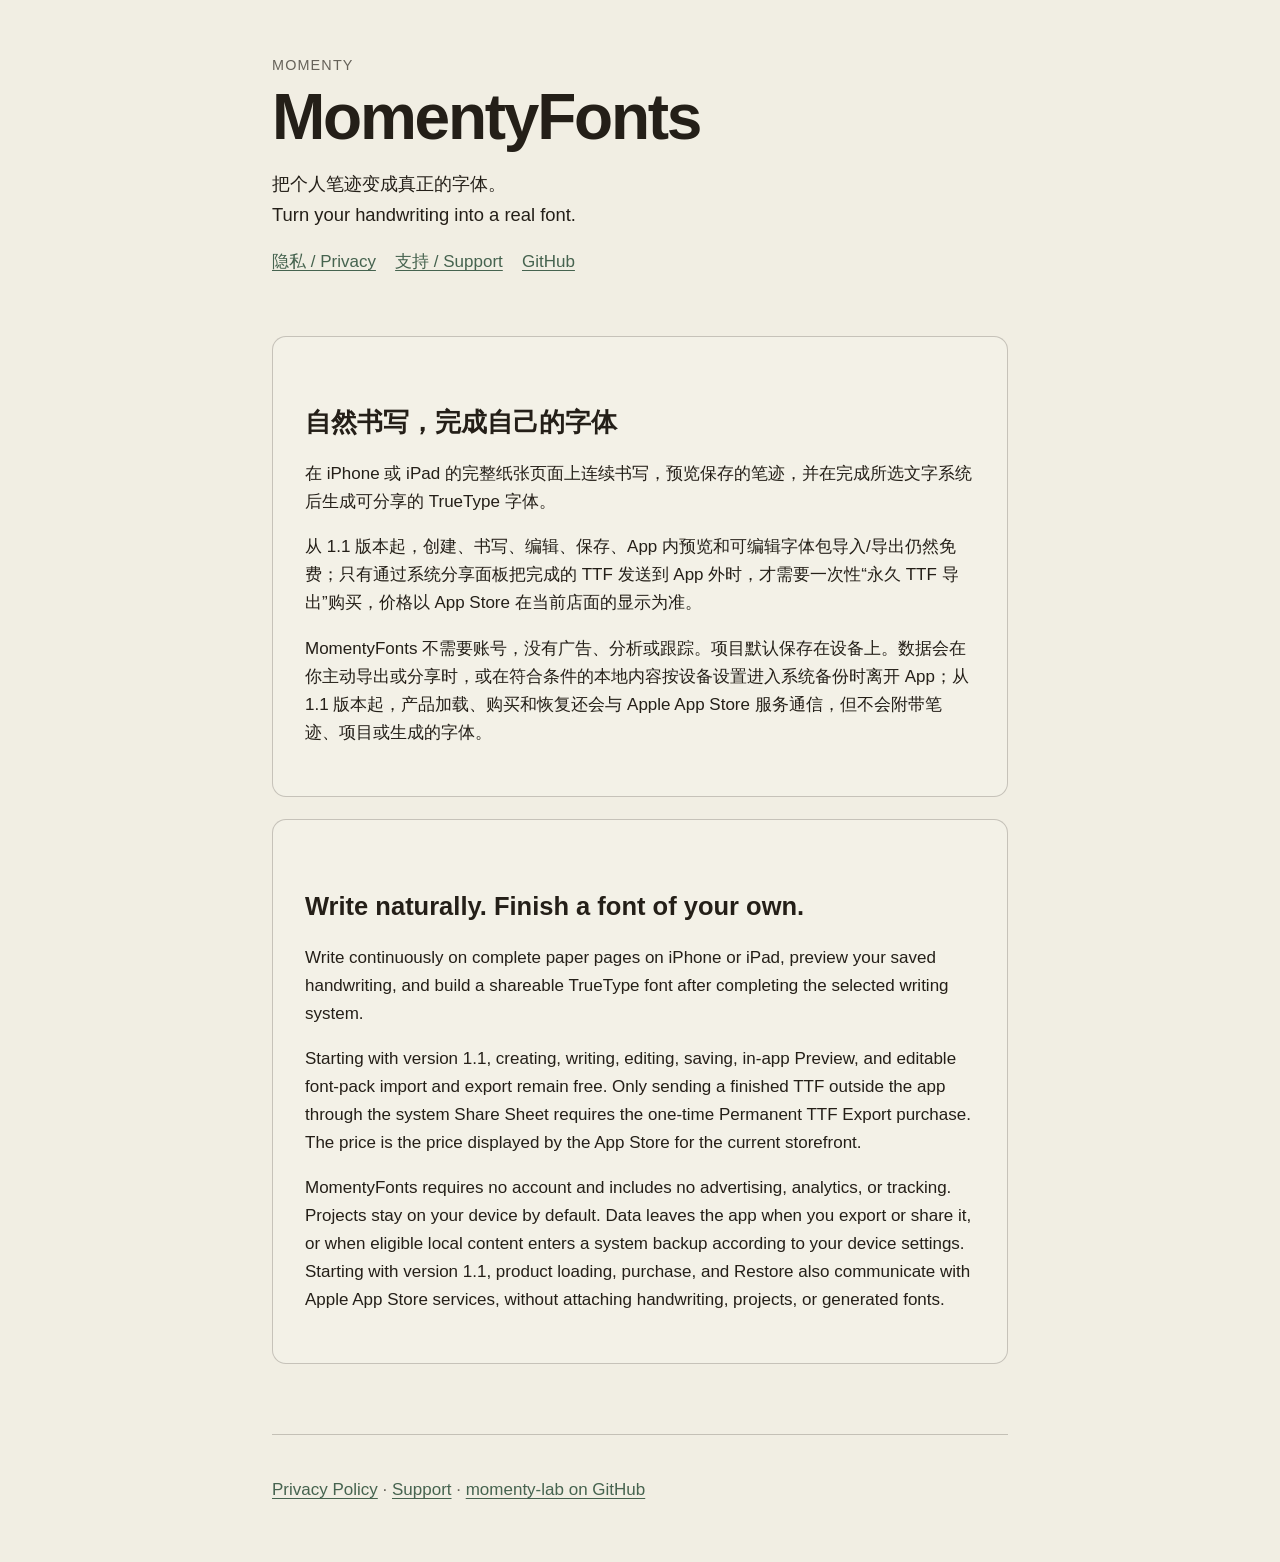
<file: index.html>
<!doctype html>
<html lang="zh-Hans">
<head>
  <meta charset="utf-8">
  <meta name="viewport" content="width=device-width, initial-scale=1">
  <meta name="description" content="MomentyFonts privacy and support information.">
  <title>MomentyFonts</title>
  <link rel="stylesheet" href="styles.css">
</head>
<body>
  <a class="skip-link" href="#content">跳到正文 / Skip to content</a>
  <header>
    <p class="eyebrow">Momenty</p>
    <h1 class="brand">MomentyFonts</h1>
    <p class="tagline">把个人笔迹变成真正的字体。<br><span lang="en">Turn your handwriting into a real font.</span></p>
    <nav aria-label="站点导航 / Site navigation">
      <ul>
        <li><a href="privacy.html">隐私 / Privacy</a></li>
        <li><a href="support.html">支持 / Support</a></li>
        <li><a href="https://github.com/momenty-lab">GitHub</a></li>
      </ul>
    </nav>
  </header>
  <main id="content">
    <section class="language-block" lang="zh-Hans" aria-labelledby="zh-title">
      <h2 id="zh-title">自然书写，完成自己的字体</h2>
      <p>在 iPhone 或 iPad 的完整纸张页面上连续书写，预览保存的笔迹，并在完成所选文字系统后生成可分享的 TrueType 字体。</p>
      <p>从 1.1 版本起，创建、书写、编辑、保存、App 内预览和可编辑字体包导入/导出仍然免费；只有通过系统分享面板把完成的 TTF 发送到 App 外时，才需要一次性“永久 TTF 导出”购买，价格以 App Store 在当前店面的显示为准。</p>
      <p>MomentyFonts 不需要账号，没有广告、分析或跟踪。项目默认保存在设备上。数据会在你主动导出或分享时，或在符合条件的本地内容按设备设置进入系统备份时离开 App；从 1.1 版本起，产品加载、购买和恢复还会与 Apple App Store 服务通信，但不会附带笔迹、项目或生成的字体。</p>
    </section>
    <section class="language-block" lang="en" aria-labelledby="en-title">
      <h2 id="en-title">Write naturally. Finish a font of your own.</h2>
      <p>Write continuously on complete paper pages on iPhone or iPad, preview your saved handwriting, and build a shareable TrueType font after completing the selected writing system.</p>
      <p>Starting with version 1.1, creating, writing, editing, saving, in-app Preview, and editable font-pack import and export remain free. Only sending a finished TTF outside the app through the system Share Sheet requires the one-time Permanent TTF Export purchase. The price is the price displayed by the App Store for the current storefront.</p>
      <p>MomentyFonts requires no account and includes no advertising, analytics, or tracking. Projects stay on your device by default. Data leaves the app when you export or share it, or when eligible local content enters a system backup according to your device settings. Starting with version 1.1, product loading, purchase, and Restore also communicate with Apple App Store services, without attaching handwriting, projects, or generated fonts.</p>
    </section>
  </main>
  <footer>
    <p><a href="privacy.html">Privacy Policy</a> · <a href="support.html">Support</a> · <a href="https://github.com/momenty-lab">momenty-lab on GitHub</a></p>
  </footer>
</body>
</html>
</file>
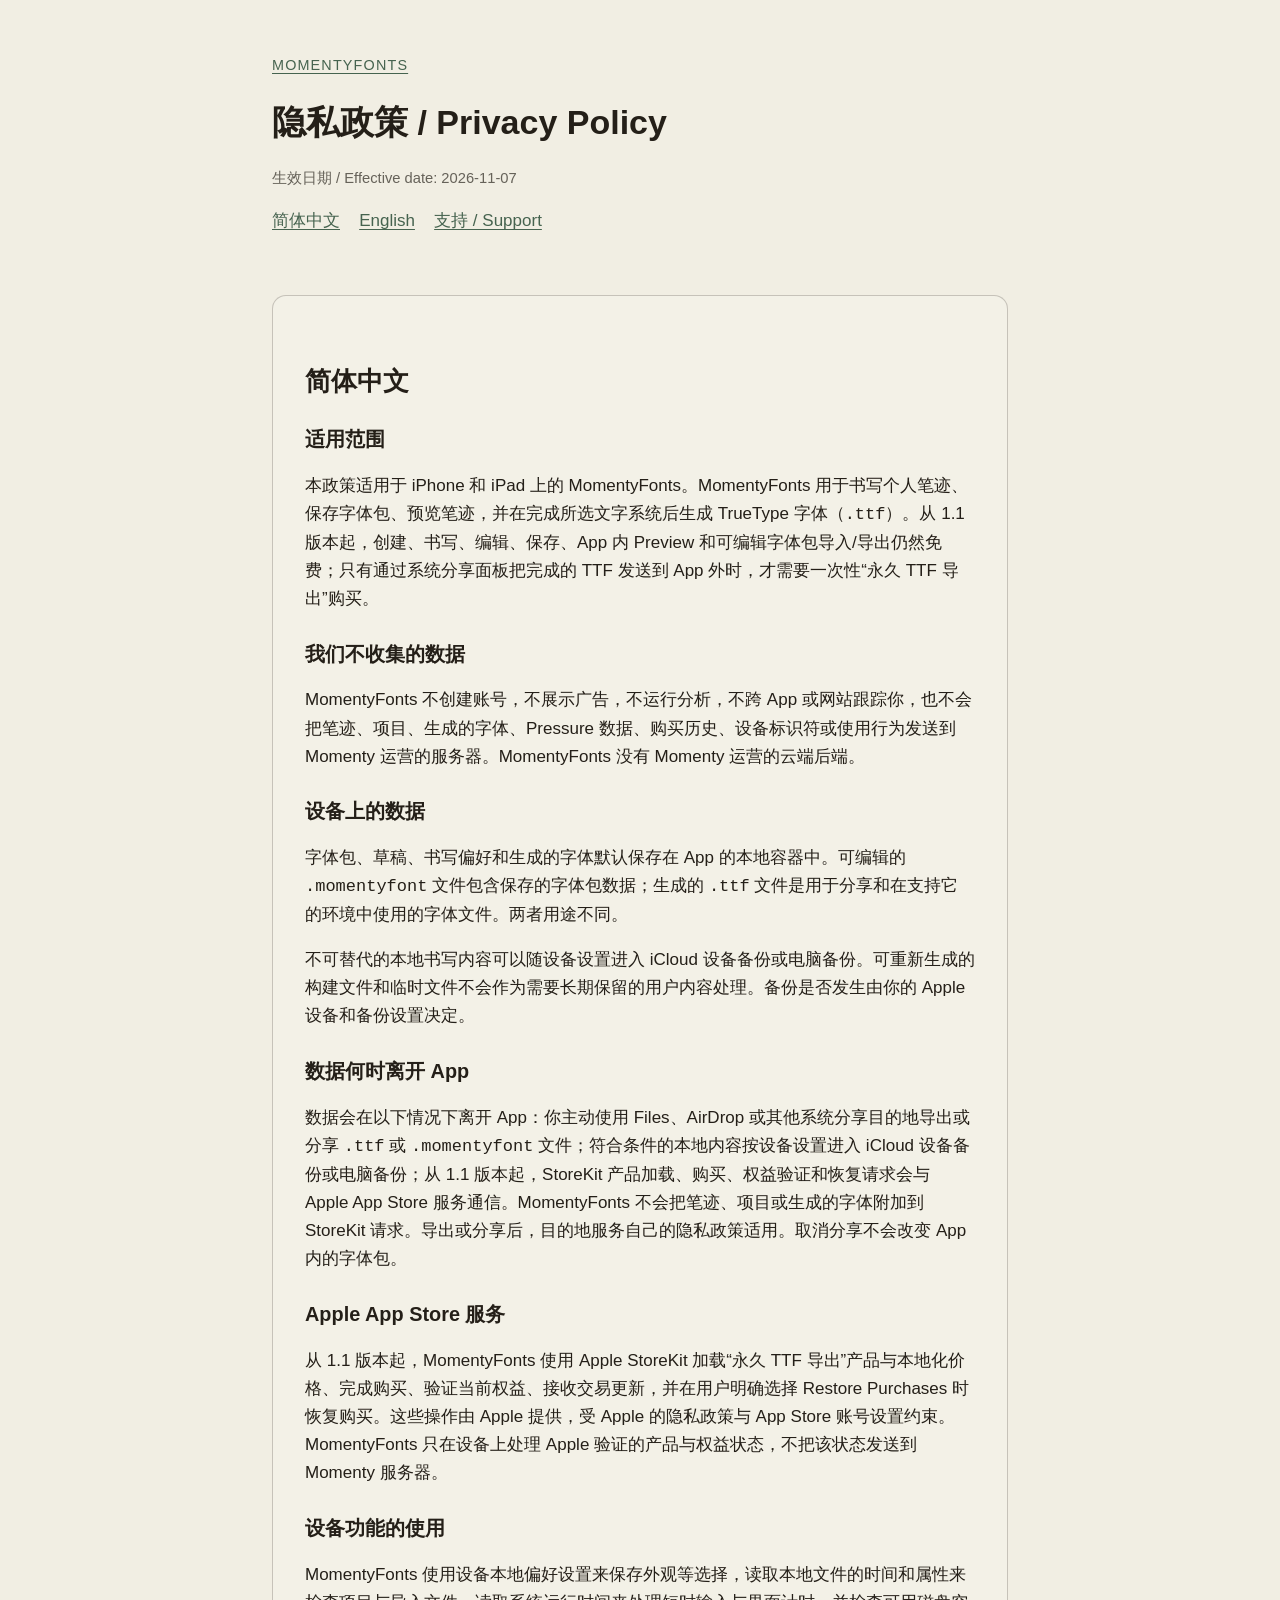
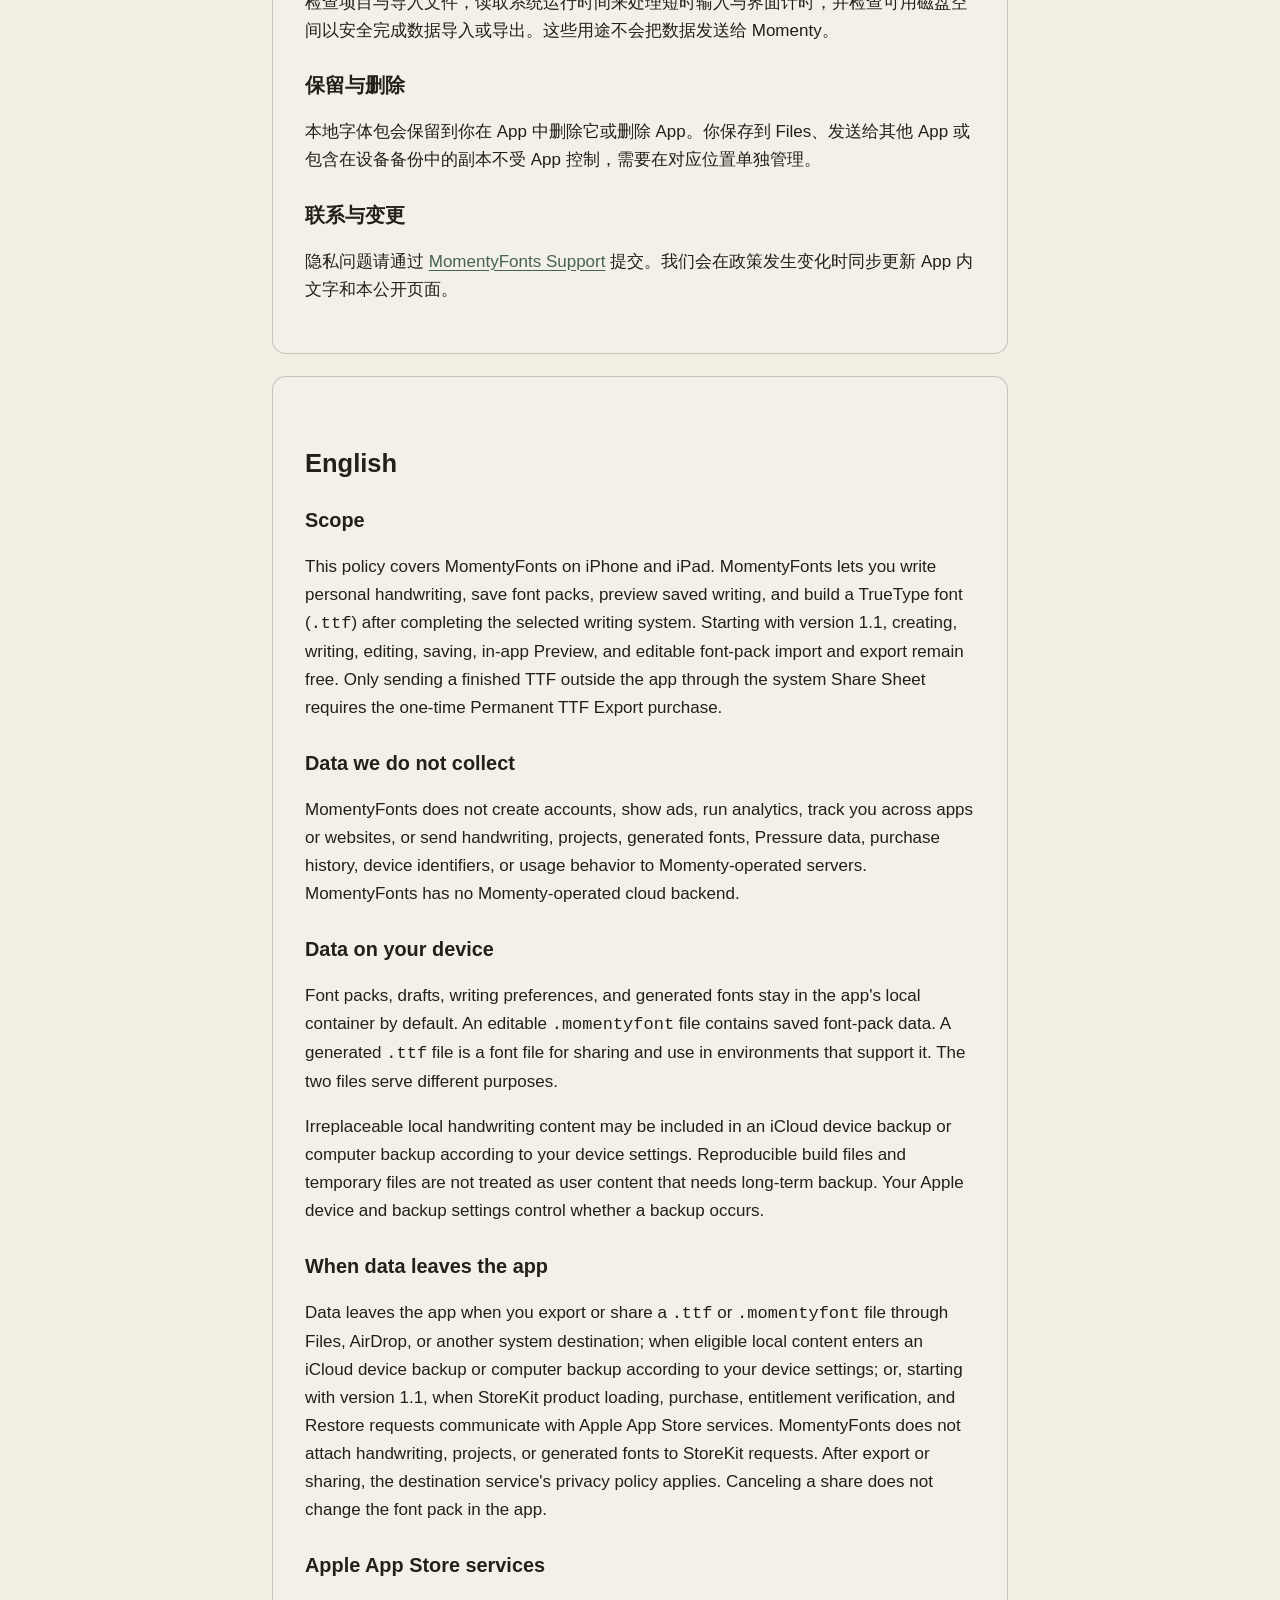
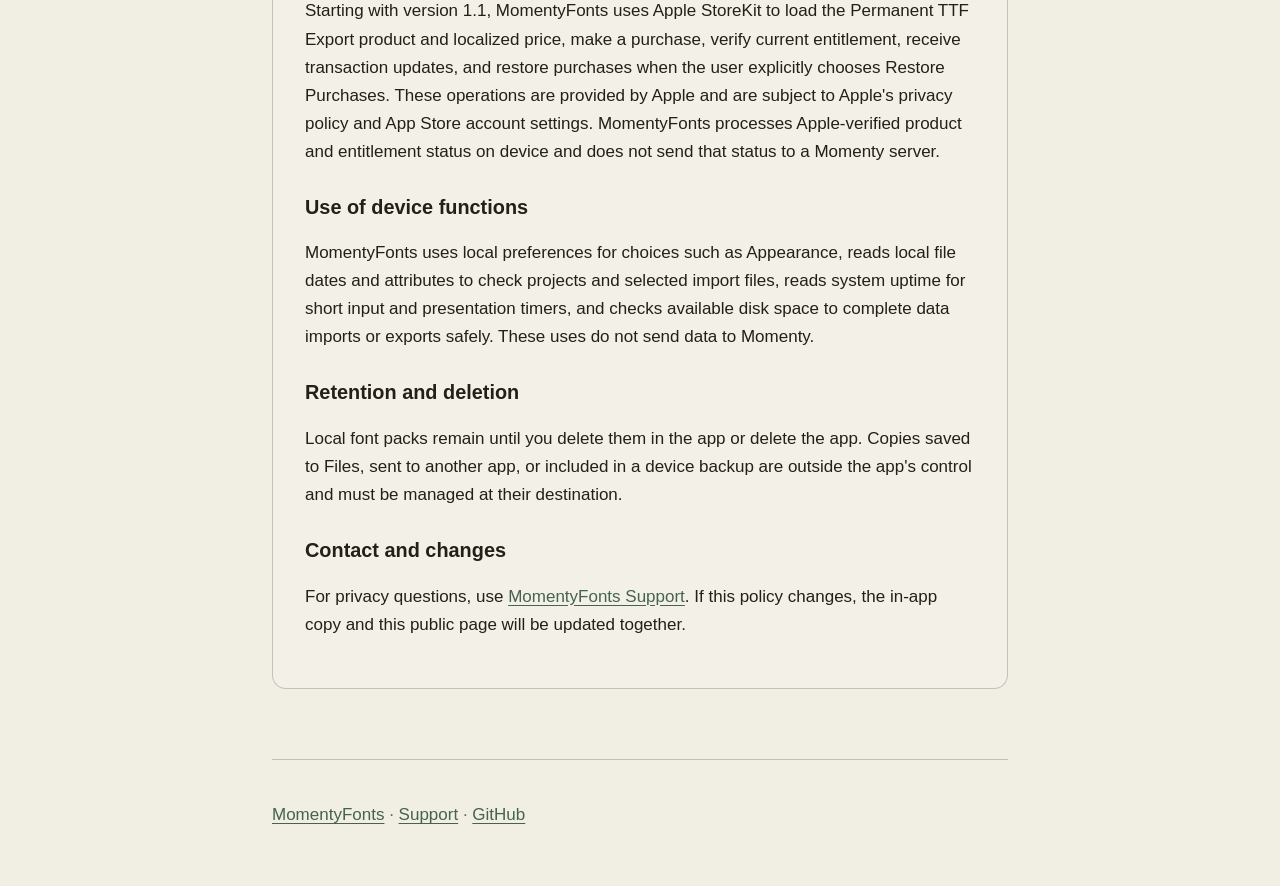
<file: privacy.html>
<!doctype html>
<html lang="zh-Hans">
<head>
  <meta charset="utf-8">
  <meta name="viewport" content="width=device-width, initial-scale=1">
  <meta name="description" content="MomentyFonts Privacy Policy in Simplified Chinese and English.">
  <title>隐私政策 / Privacy Policy — MomentyFonts</title>
  <link rel="stylesheet" href="styles.css">
</head>
<body>
  <a class="skip-link" href="#content">跳到正文 / Skip to content</a>
  <header>
    <p class="eyebrow"><a href="index.html">MomentyFonts</a></p>
    <h1>隐私政策 / Privacy Policy</h1>
    <p class="meta">生效日期 / Effective date: 2026-11-07</p>
    <nav aria-label="本页语言与站点导航 / Page language and site navigation">
      <ul>
        <li><a href="#zh-Hans">简体中文</a></li>
        <li><a href="#english">English</a></li>
        <li><a href="support.html">支持 / Support</a></li>
      </ul>
    </nav>
  </header>
  <main id="content">
    <article id="zh-Hans" class="language-block" lang="zh-Hans">
      <h2>简体中文</h2>
      <h3>适用范围</h3>
      <p>本政策适用于 iPhone 和 iPad 上的 MomentyFonts。MomentyFonts 用于书写个人笔迹、保存字体包、预览笔迹，并在完成所选文字系统后生成 TrueType 字体（<span class="file-name">.ttf</span>）。从 1.1 版本起，创建、书写、编辑、保存、App 内 Preview 和可编辑字体包导入/导出仍然免费；只有通过系统分享面板把完成的 TTF 发送到 App 外时，才需要一次性“永久 TTF 导出”购买。</p>

      <h3>我们不收集的数据</h3>
      <p>MomentyFonts 不创建账号，不展示广告，不运行分析，不跨 App 或网站跟踪你，也不会把笔迹、项目、生成的字体、Pressure 数据、购买历史、设备标识符或使用行为发送到 Momenty 运营的服务器。MomentyFonts 没有 Momenty 运营的云端后端。</p>

      <h3>设备上的数据</h3>
      <p>字体包、草稿、书写偏好和生成的字体默认保存在 App 的本地容器中。可编辑的 <span class="file-name">.momentyfont</span> 文件包含保存的字体包数据；生成的 <span class="file-name">.ttf</span> 文件是用于分享和在支持它的环境中使用的字体文件。两者用途不同。</p>
      <p>不可替代的本地书写内容可以随设备设置进入 iCloud 设备备份或电脑备份。可重新生成的构建文件和临时文件不会作为需要长期保留的用户内容处理。备份是否发生由你的 Apple 设备和备份设置决定。</p>

      <h3>数据何时离开 App</h3>
      <p>数据会在以下情况下离开 App：你主动使用 Files、AirDrop 或其他系统分享目的地导出或分享 <span class="file-name">.ttf</span> 或 <span class="file-name">.momentyfont</span> 文件；符合条件的本地内容按设备设置进入 iCloud 设备备份或电脑备份；从 1.1 版本起，StoreKit 产品加载、购买、权益验证和恢复请求会与 Apple App Store 服务通信。MomentyFonts 不会把笔迹、项目或生成的字体附加到 StoreKit 请求。导出或分享后，目的地服务自己的隐私政策适用。取消分享不会改变 App 内的字体包。</p>

      <h3>Apple App Store 服务</h3>
      <p>从 1.1 版本起，MomentyFonts 使用 Apple StoreKit 加载“永久 TTF 导出”产品与本地化价格、完成购买、验证当前权益、接收交易更新，并在用户明确选择 Restore Purchases 时恢复购买。这些操作由 Apple 提供，受 Apple 的隐私政策与 App Store 账号设置约束。MomentyFonts 只在设备上处理 Apple 验证的产品与权益状态，不把该状态发送到 Momenty 服务器。</p>

      <h3>设备功能的使用</h3>
      <p>MomentyFonts 使用设备本地偏好设置来保存外观等选择，读取本地文件的时间和属性来检查项目与导入文件，读取系统运行时间来处理短时输入与界面计时，并检查可用磁盘空间以安全完成数据导入或导出。这些用途不会把数据发送给 Momenty。</p>

      <h3>保留与删除</h3>
      <p>本地字体包会保留到你在 App 中删除它或删除 App。你保存到 Files、发送给其他 App 或包含在设备备份中的副本不受 App 控制，需要在对应位置单独管理。</p>

      <h3>联系与变更</h3>
      <p>隐私问题请通过 <a href="support.html">MomentyFonts Support</a> 提交。我们会在政策发生变化时同步更新 App 内文字和本公开页面。</p>
    </article>

    <article id="english" class="language-block" lang="en">
      <h2>English</h2>
      <h3>Scope</h3>
      <p>This policy covers MomentyFonts on iPhone and iPad. MomentyFonts lets you write personal handwriting, save font packs, preview saved writing, and build a TrueType font (<span class="file-name">.ttf</span>) after completing the selected writing system. Starting with version 1.1, creating, writing, editing, saving, in-app Preview, and editable font-pack import and export remain free. Only sending a finished TTF outside the app through the system Share Sheet requires the one-time Permanent TTF Export purchase.</p>

      <h3>Data we do not collect</h3>
      <p>MomentyFonts does not create accounts, show ads, run analytics, track you across apps or websites, or send handwriting, projects, generated fonts, Pressure data, purchase history, device identifiers, or usage behavior to Momenty-operated servers. MomentyFonts has no Momenty-operated cloud backend.</p>

      <h3>Data on your device</h3>
      <p>Font packs, drafts, writing preferences, and generated fonts stay in the app's local container by default. An editable <span class="file-name">.momentyfont</span> file contains saved font-pack data. A generated <span class="file-name">.ttf</span> file is a font file for sharing and use in environments that support it. The two files serve different purposes.</p>
      <p>Irreplaceable local handwriting content may be included in an iCloud device backup or computer backup according to your device settings. Reproducible build files and temporary files are not treated as user content that needs long-term backup. Your Apple device and backup settings control whether a backup occurs.</p>

      <h3>When data leaves the app</h3>
      <p>Data leaves the app when you export or share a <span class="file-name">.ttf</span> or <span class="file-name">.momentyfont</span> file through Files, AirDrop, or another system destination; when eligible local content enters an iCloud device backup or computer backup according to your device settings; or, starting with version 1.1, when StoreKit product loading, purchase, entitlement verification, and Restore requests communicate with Apple App Store services. MomentyFonts does not attach handwriting, projects, or generated fonts to StoreKit requests. After export or sharing, the destination service's privacy policy applies. Canceling a share does not change the font pack in the app.</p>

      <h3>Apple App Store services</h3>
      <p>Starting with version 1.1, MomentyFonts uses Apple StoreKit to load the Permanent TTF Export product and localized price, make a purchase, verify current entitlement, receive transaction updates, and restore purchases when the user explicitly chooses Restore Purchases. These operations are provided by Apple and are subject to Apple's privacy policy and App Store account settings. MomentyFonts processes Apple-verified product and entitlement status on device and does not send that status to a Momenty server.</p>

      <h3>Use of device functions</h3>
      <p>MomentyFonts uses local preferences for choices such as Appearance, reads local file dates and attributes to check projects and selected import files, reads system uptime for short input and presentation timers, and checks available disk space to complete data imports or exports safely. These uses do not send data to Momenty.</p>

      <h3>Retention and deletion</h3>
      <p>Local font packs remain until you delete them in the app or delete the app. Copies saved to Files, sent to another app, or included in a device backup are outside the app's control and must be managed at their destination.</p>

      <h3>Contact and changes</h3>
      <p>For privacy questions, use <a href="support.html">MomentyFonts Support</a>. If this policy changes, the in-app copy and this public page will be updated together.</p>
    </article>
  </main>
  <footer>
    <p><a href="index.html">MomentyFonts</a> · <a href="support.html">Support</a> · <a href="https://github.com/momenty-lab">GitHub</a></p>
  </footer>
</body>
</html>
</file>
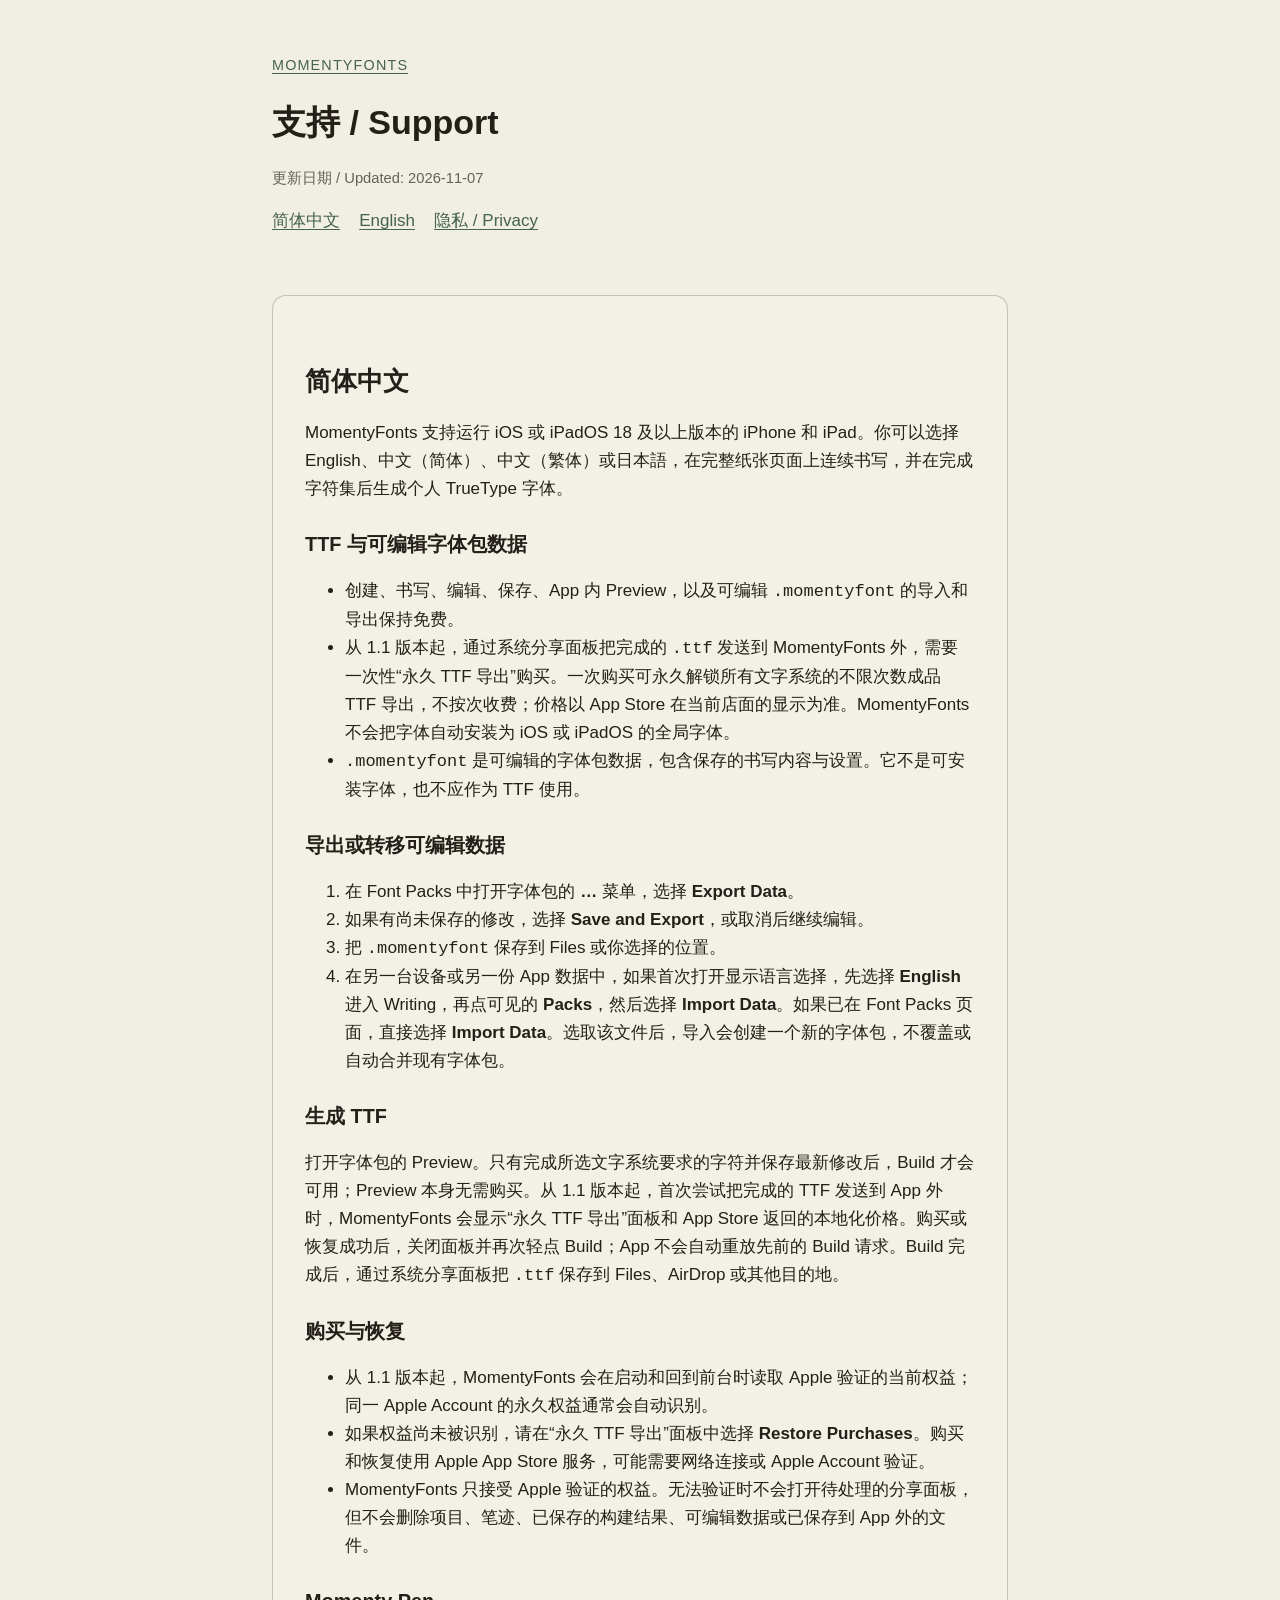
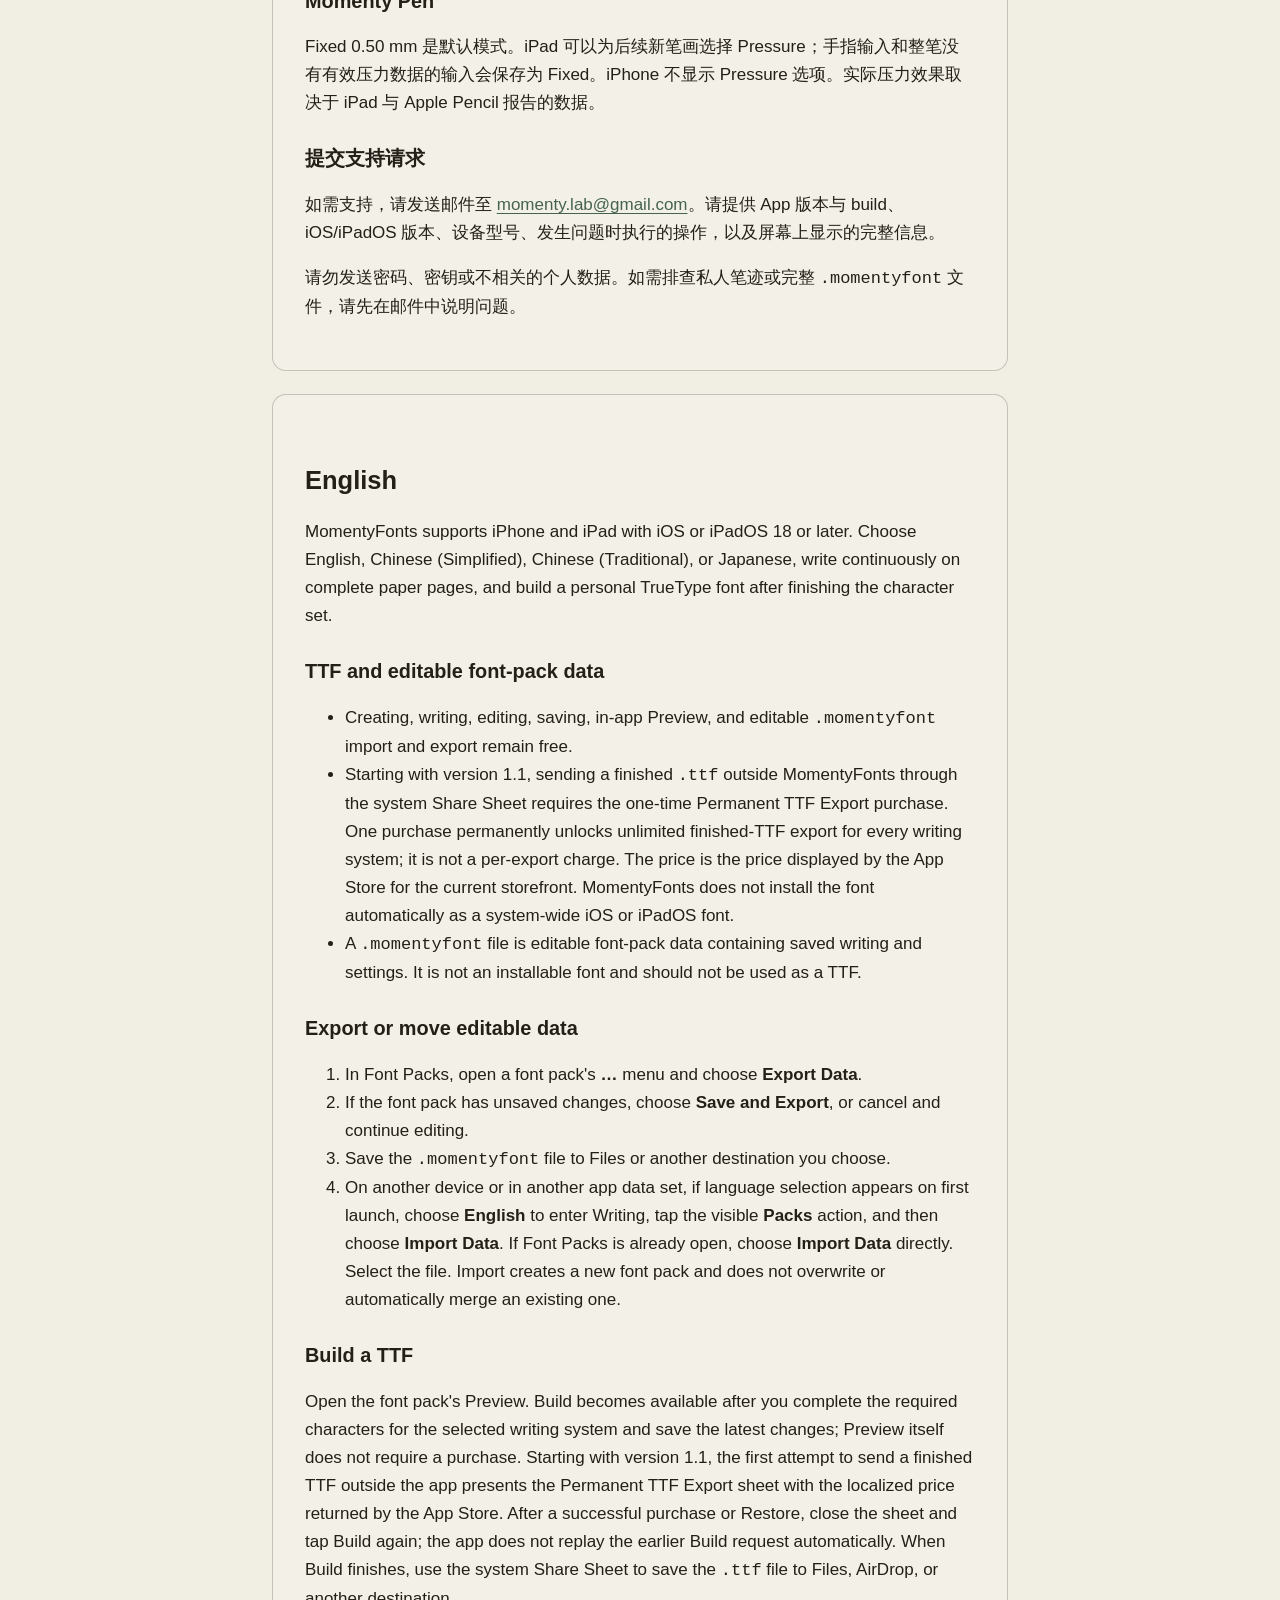
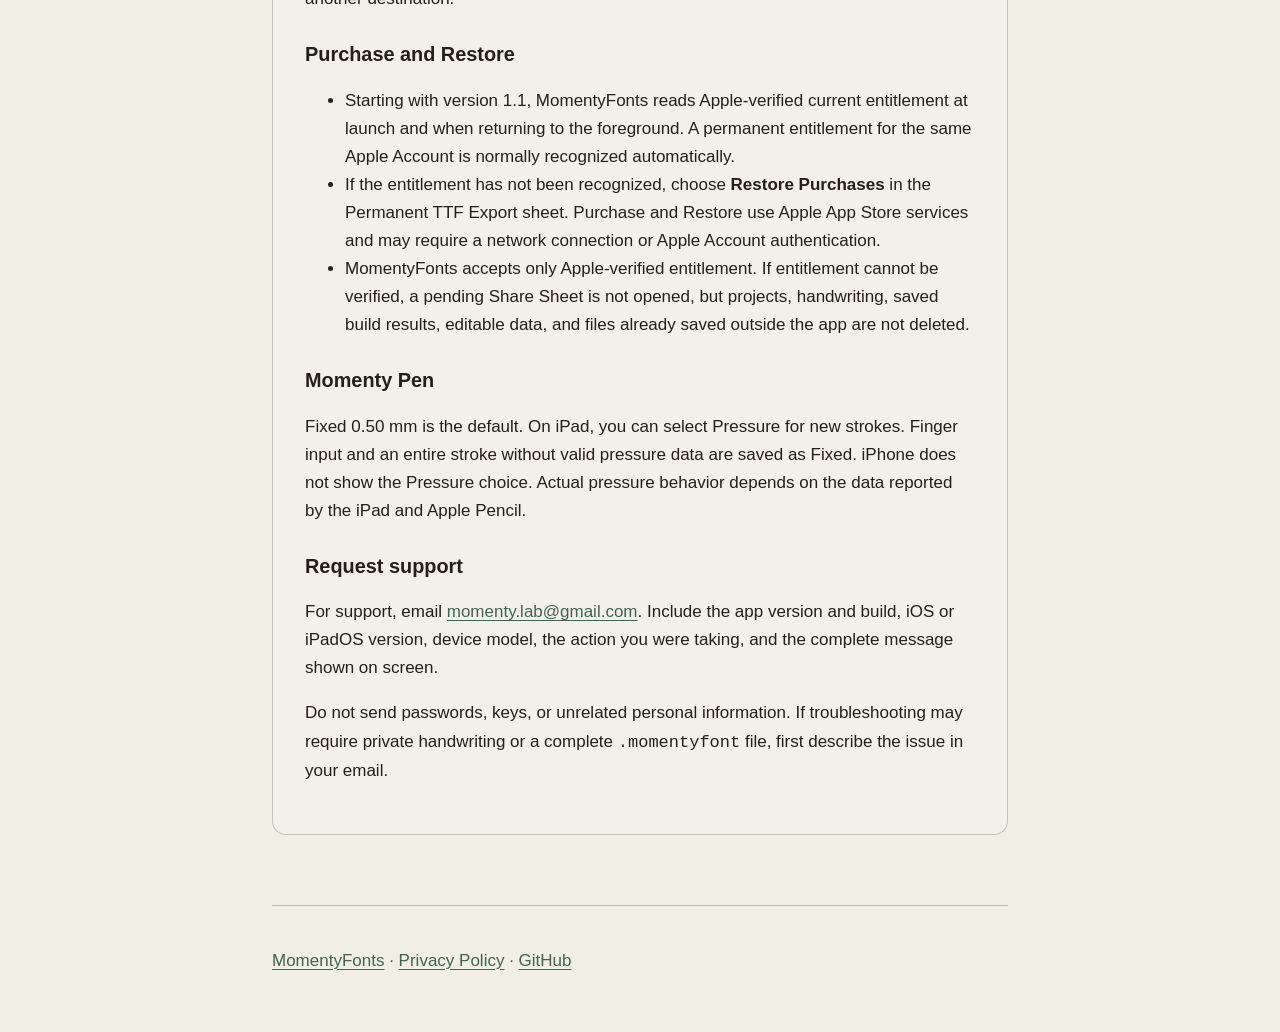
<file: support.html>
<!doctype html>
<html lang="zh-Hans">
<head>
  <meta charset="utf-8">
  <meta name="viewport" content="width=device-width, initial-scale=1">
  <meta name="description" content="MomentyFonts support information in Simplified Chinese and English.">
  <title>支持 / Support — MomentyFonts</title>
  <link rel="stylesheet" href="styles.css">
</head>
<body>
  <a class="skip-link" href="#content">跳到正文 / Skip to content</a>
  <header>
    <p class="eyebrow"><a href="index.html">MomentyFonts</a></p>
    <h1>支持 / Support</h1>
    <p class="meta">更新日期 / Updated: 2026-11-07</p>
    <nav aria-label="本页语言与站点导航 / Page language and site navigation">
      <ul>
        <li><a href="#zh-Hans">简体中文</a></li>
        <li><a href="#english">English</a></li>
        <li><a href="privacy.html">隐私 / Privacy</a></li>
      </ul>
    </nav>
  </header>
  <main id="content">
    <article id="zh-Hans" class="language-block" lang="zh-Hans">
      <h2>简体中文</h2>
      <p>MomentyFonts 支持运行 iOS 或 iPadOS 18 及以上版本的 iPhone 和 iPad。你可以选择 English、中文（简体）、中文（繁体）或日本語，在完整纸张页面上连续书写，并在完成字符集后生成个人 TrueType 字体。</p>

      <h3>TTF 与可编辑字体包数据</h3>
      <ul>
        <li>创建、书写、编辑、保存、App 内 Preview，以及可编辑 <span class="file-name">.momentyfont</span> 的导入和导出保持免费。</li>
        <li>从 1.1 版本起，通过系统分享面板把完成的 <span class="file-name">.ttf</span> 发送到 MomentyFonts 外，需要一次性“永久 TTF 导出”购买。一次购买可永久解锁所有文字系统的不限次数成品 TTF 导出，不按次收费；价格以 App Store 在当前店面的显示为准。MomentyFonts 不会把字体自动安装为 iOS 或 iPadOS 的全局字体。</li>
        <li><span class="file-name">.momentyfont</span> 是可编辑的字体包数据，包含保存的书写内容与设置。它不是可安装字体，也不应作为 TTF 使用。</li>
      </ul>

      <h3>导出或转移可编辑数据</h3>
      <ol>
        <li>在 Font Packs 中打开字体包的 <strong>…</strong> 菜单，选择 <strong>Export Data</strong>。</li>
        <li>如果有尚未保存的修改，选择 <strong>Save and Export</strong>，或取消后继续编辑。</li>
        <li>把 <span class="file-name">.momentyfont</span> 保存到 Files 或你选择的位置。</li>
        <li>在另一台设备或另一份 App 数据中，如果首次打开显示语言选择，先选择 <strong>English</strong> 进入 Writing，再点可见的 <strong>Packs</strong>，然后选择 <strong>Import Data</strong>。如果已在 Font Packs 页面，直接选择 <strong>Import Data</strong>。选取该文件后，导入会创建一个新的字体包，不覆盖或自动合并现有字体包。</li>
      </ol>

      <h3>生成 TTF</h3>
      <p>打开字体包的 Preview。只有完成所选文字系统要求的字符并保存最新修改后，Build 才会可用；Preview 本身无需购买。从 1.1 版本起，首次尝试把完成的 TTF 发送到 App 外时，MomentyFonts 会显示“永久 TTF 导出”面板和 App Store 返回的本地化价格。购买或恢复成功后，关闭面板并再次轻点 Build；App 不会自动重放先前的 Build 请求。Build 完成后，通过系统分享面板把 <span class="file-name">.ttf</span> 保存到 Files、AirDrop 或其他目的地。</p>

      <h3>购买与恢复</h3>
      <ul>
        <li>从 1.1 版本起，MomentyFonts 会在启动和回到前台时读取 Apple 验证的当前权益；同一 Apple Account 的永久权益通常会自动识别。</li>
        <li>如果权益尚未被识别，请在“永久 TTF 导出”面板中选择 <strong>Restore Purchases</strong>。购买和恢复使用 Apple App Store 服务，可能需要网络连接或 Apple Account 验证。</li>
        <li>MomentyFonts 只接受 Apple 验证的权益。无法验证时不会打开待处理的分享面板，但不会删除项目、笔迹、已保存的构建结果、可编辑数据或已保存到 App 外的文件。</li>
      </ul>

      <h3>Momenty Pen</h3>
      <p>Fixed 0.50 mm 是默认模式。iPad 可以为后续新笔画选择 Pressure；手指输入和整笔没有有效压力数据的输入会保存为 Fixed。iPhone 不显示 Pressure 选项。实际压力效果取决于 iPad 与 Apple Pencil 报告的数据。</p>

      <h3>提交支持请求</h3>
      <p>如需支持，请发送邮件至 <a href="mailto:momenty.lab@gmail.com">momenty.lab@gmail.com</a>。请提供 App 版本与 build、iOS/iPadOS 版本、设备型号、发生问题时执行的操作，以及屏幕上显示的完整信息。</p>
      <p>请勿发送密码、密钥或不相关的个人数据。如需排查私人笔迹或完整 <span class="file-name">.momentyfont</span> 文件，请先在邮件中说明问题。</p>
    </article>

    <article id="english" class="language-block" lang="en">
      <h2>English</h2>
      <p>MomentyFonts supports iPhone and iPad with iOS or iPadOS 18 or later. Choose English, Chinese (Simplified), Chinese (Traditional), or Japanese, write continuously on complete paper pages, and build a personal TrueType font after finishing the character set.</p>

      <h3>TTF and editable font-pack data</h3>
      <ul>
        <li>Creating, writing, editing, saving, in-app Preview, and editable <span class="file-name">.momentyfont</span> import and export remain free.</li>
        <li>Starting with version 1.1, sending a finished <span class="file-name">.ttf</span> outside MomentyFonts through the system Share Sheet requires the one-time Permanent TTF Export purchase. One purchase permanently unlocks unlimited finished-TTF export for every writing system; it is not a per-export charge. The price is the price displayed by the App Store for the current storefront. MomentyFonts does not install the font automatically as a system-wide iOS or iPadOS font.</li>
        <li>A <span class="file-name">.momentyfont</span> file is editable font-pack data containing saved writing and settings. It is not an installable font and should not be used as a TTF.</li>
      </ul>

      <h3>Export or move editable data</h3>
      <ol>
        <li>In Font Packs, open a font pack's <strong>…</strong> menu and choose <strong>Export Data</strong>.</li>
        <li>If the font pack has unsaved changes, choose <strong>Save and Export</strong>, or cancel and continue editing.</li>
        <li>Save the <span class="file-name">.momentyfont</span> file to Files or another destination you choose.</li>
        <li>On another device or in another app data set, if language selection appears on first launch, choose <strong>English</strong> to enter Writing, tap the visible <strong>Packs</strong> action, and then choose <strong>Import Data</strong>. If Font Packs is already open, choose <strong>Import Data</strong> directly. Select the file. Import creates a new font pack and does not overwrite or automatically merge an existing one.</li>
      </ol>

      <h3>Build a TTF</h3>
      <p>Open the font pack's Preview. Build becomes available after you complete the required characters for the selected writing system and save the latest changes; Preview itself does not require a purchase. Starting with version 1.1, the first attempt to send a finished TTF outside the app presents the Permanent TTF Export sheet with the localized price returned by the App Store. After a successful purchase or Restore, close the sheet and tap Build again; the app does not replay the earlier Build request automatically. When Build finishes, use the system Share Sheet to save the <span class="file-name">.ttf</span> file to Files, AirDrop, or another destination.</p>

      <h3>Purchase and Restore</h3>
      <ul>
        <li>Starting with version 1.1, MomentyFonts reads Apple-verified current entitlement at launch and when returning to the foreground. A permanent entitlement for the same Apple Account is normally recognized automatically.</li>
        <li>If the entitlement has not been recognized, choose <strong>Restore Purchases</strong> in the Permanent TTF Export sheet. Purchase and Restore use Apple App Store services and may require a network connection or Apple Account authentication.</li>
        <li>MomentyFonts accepts only Apple-verified entitlement. If entitlement cannot be verified, a pending Share Sheet is not opened, but projects, handwriting, saved build results, editable data, and files already saved outside the app are not deleted.</li>
      </ul>

      <h3>Momenty Pen</h3>
      <p>Fixed 0.50 mm is the default. On iPad, you can select Pressure for new strokes. Finger input and an entire stroke without valid pressure data are saved as Fixed. iPhone does not show the Pressure choice. Actual pressure behavior depends on the data reported by the iPad and Apple Pencil.</p>

      <h3>Request support</h3>
      <p>For support, email <a href="mailto:momenty.lab@gmail.com">momenty.lab@gmail.com</a>. Include the app version and build, iOS or iPadOS version, device model, the action you were taking, and the complete message shown on screen.</p>
      <p>Do not send passwords, keys, or unrelated personal information. If troubleshooting may require private handwriting or a complete <span class="file-name">.momentyfont</span> file, first describe the issue in your email.</p>
    </article>
  </main>
  <footer>
    <p><a href="index.html">MomentyFonts</a> · <a href="privacy.html">Privacy Policy</a> · <a href="https://github.com/momenty-lab">GitHub</a></p>
  </footer>
</body>
</html>
</file>
<file: styles.css>
:root {
  color-scheme: light dark;
  --canvas: #f1eee3;
  --ink: #241f18;
  --accent: #46634f;
  --line: color-mix(in srgb, var(--ink) 22%, transparent);
  --muted: color-mix(in srgb, var(--ink) 68%, transparent);
  --paper: color-mix(in srgb, var(--canvas) 84%, white);
}

@media (prefers-color-scheme: dark) {
  :root {
    --canvas: #241f18;
    --ink: #f1eee3;
    --accent: #9fbea8;
    --line: color-mix(in srgb, var(--ink) 24%, transparent);
    --muted: color-mix(in srgb, var(--ink) 72%, transparent);
    --paper: color-mix(in srgb, var(--canvas) 88%, white);
  }
}

* { box-sizing: border-box; }

html { background: var(--canvas); }

body {
  margin: 0;
  color: var(--ink);
  background: var(--canvas);
  font-family: -apple-system, BlinkMacSystemFont, "Segoe UI", sans-serif;
  font-size: 17px;
  line-height: 1.65;
}

a { color: var(--accent); text-underline-offset: 0.18em; }
a:hover { text-decoration-thickness: 0.12em; }
a:focus-visible { outline: 3px solid var(--accent); outline-offset: 4px; border-radius: 2px; }

.skip-link {
  position: absolute;
  left: 1rem;
  top: -5rem;
  padding: 0.6rem 0.9rem;
  background: var(--ink);
  color: var(--canvas);
  z-index: 10;
}
.skip-link:focus { top: 1rem; }

header, main, footer {
  width: min(46rem, calc(100% - 2rem));
  margin-inline: auto;
}

header { padding: 2.5rem 0 1.25rem; }
main { padding-bottom: 3rem; }
footer { padding: 1.5rem 0 2.5rem; border-top: 1px solid var(--line); color: var(--muted); }

.brand {
  margin: 0;
  font-size: clamp(2rem, 7vw, 4rem);
  line-height: 1.05;
  letter-spacing: -0.035em;
}

.tagline { max-width: 34rem; font-size: 1.15rem; }

nav ul, .link-list {
  display: flex;
  flex-wrap: wrap;
  gap: 0.7rem 1.2rem;
  padding: 0;
  list-style: none;
}

.card, .language-block {
  margin: 1.4rem 0;
  padding: clamp(1.1rem, 4vw, 2rem);
  border: 1px solid var(--line);
  border-radius: 14px;
  background: var(--paper);
}

h1, h2, h3 { line-height: 1.25; }
h2 { margin-top: 2.4rem; }
h3 { margin-top: 1.8rem; }
p, li { max-width: 42rem; }
.eyebrow, .meta { color: var(--muted); }
.eyebrow { margin-bottom: 0.35rem; font-size: 0.9rem; letter-spacing: 0.08em; text-transform: uppercase; }
.meta { font-size: 0.92rem; }
.file-name { font-family: ui-monospace, SFMono-Regular, Menlo, monospace; }

@media (max-width: 36rem) {
  body { font-size: 16px; }
  header { padding-top: 1.5rem; }
}
</file>
